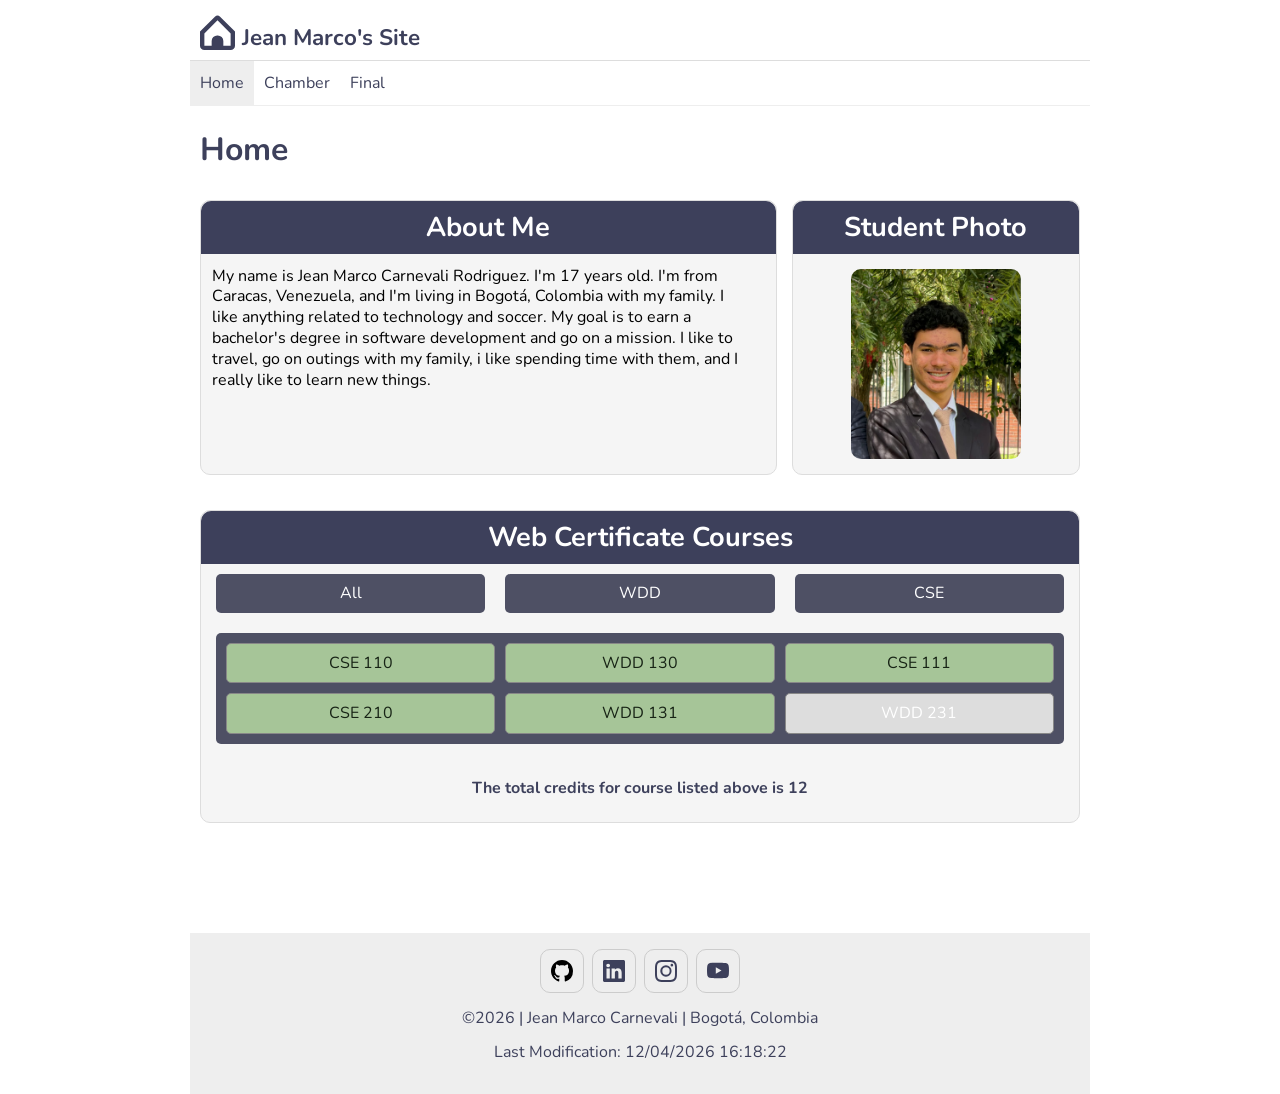
<file: index.html>
<!DOCTYPE html>
<html lang="en">
<head>
    <meta charset="UTF-8">
    <meta name="viewport" content="width=device-width, initial-scale=1.0">
    <meta name="description" content="Jean Marco Carnevali | WDD 231 Web Frontend Development I | Home Page">
    <meta name="author" content="Jean Marco Carnevali">
    <title>WDD 231 - Home Page - Jean Marco Carnevali</title>
    <meta property="og:title" content="Home Page - WDD 231 - Jean Marco Carnevali">
    <meta property="og:description" content="Jean Marco's WDD 231 home page">
    <meta property="og:image" content="https://jean-m-carnevali.github.io/wdd231/images/profile.jpg">
    <meta property="og:url" content="https://jean-m-carnevali.github.io/wdd231">

    <link rel="icon" href="favicon.ico">

    <link rel="preconnect" href="https://fonts.googleapis.com">
    <link rel="preconnect" href="https://fonts.gstatic.com" crossorigin>
    <link href="https://fonts.googleapis.com/css2?family=Nunito&display=swap" rel="stylesheet">

    <link rel="stylesheet" href="styles/normalize.css">
    <link rel="stylesheet" href="styles/small.css">
    <link rel="stylesheet" href="styles/larger.css">

    <script src="scripts/navigation.js" defer></script>
    <script src="scripts/dates.js" defer></script>
    <script src="scripts/courses.js" defer></script>
</head>
<body>
    <header>
        <img src="images/house.svg" alt="Site Logo" width="512" height="512">
        <span>Jean Marco's Site</span>
        <button id="menu" class="hamburger" aria-label="Toggle menu"></button>
    </header>
    <nav id="nav-bar" class="navigation">
        <ul>
            <li class="current"><a href="#" aria-current="page">Home</a></li>
            <li><a href="#">Chamber</a></li>
            <li><a href="#">Final</a></li>
        </ul>
    </nav>
    <main>
        <h1>Home</h1>
        <section class="about-me">
            <h2>About Me</h2>
            <p>My name is Jean Marco Carnevali Rodriguez. I'm 17 years old. I'm from Caracas, Venezuela, and I'm living in Bogotá, Colombia with my family. I like anything related to technology and soccer. My goal is to earn a bachelor's degree in software development and go on a mission. I like to travel, go on outings with my family, i like spending time with them, and I really like to learn new things.</p>
            <p></p>
        </section>

        <section class="profile">
            <h2>Student Photo</h2>
            <img src="images/profile.jpg" alt="Jean Marco Carnevali" width="170" height="185" loading="lazy">
        </section>

        <section class="certificate">
            <h2>Web Certificate Courses</h2>
            <div>
                <button type="button" id="all">All</button>
                <button type="button" id="wdd">WDD</button>
                <button type="button" id="cse">CSE</button>

                
                <button id="course-card" class="course-grid"></button>
                <p class="credits">The total credits for course listed above is <span id="total-credits">0</span></p>
            </div>
        </section>
        <dialog id="course-details"></dialog>
    </main>
    <footer>
        <div class="social">
            <a href="https://github.com/jean-m-carnevali/wdd231" target="_blank"><img src="images/github.svg" alt="Github Profile" width="16" height="16"></a>
            <a href="https://www.linkedin.com/in/jean-marco-carnevali-rodriguez-9670193b9/" target="_blank"><img src="images/linkedin.svg" alt="Linkedin Profile" width="16" height="16"></a>
            <a href="https://www.instagram.com/?hl=es" target="_blank"><img src="images/instagram.svg" alt="Instagram Profile" width="16" height="16"></a>
            <a href="https://www.youtube.com/" target="_blank"><img src="images/youtube.svg" alt="Youtube Channel" width="16" height="16"></a>
        </div>
        <p>©<span id="currentyear"></span> | Jean Marco Carnevali | Bogotá, Colombia</p>
        <p id="lastModified"></p>
    </footer>
</body>
</html>
</file>
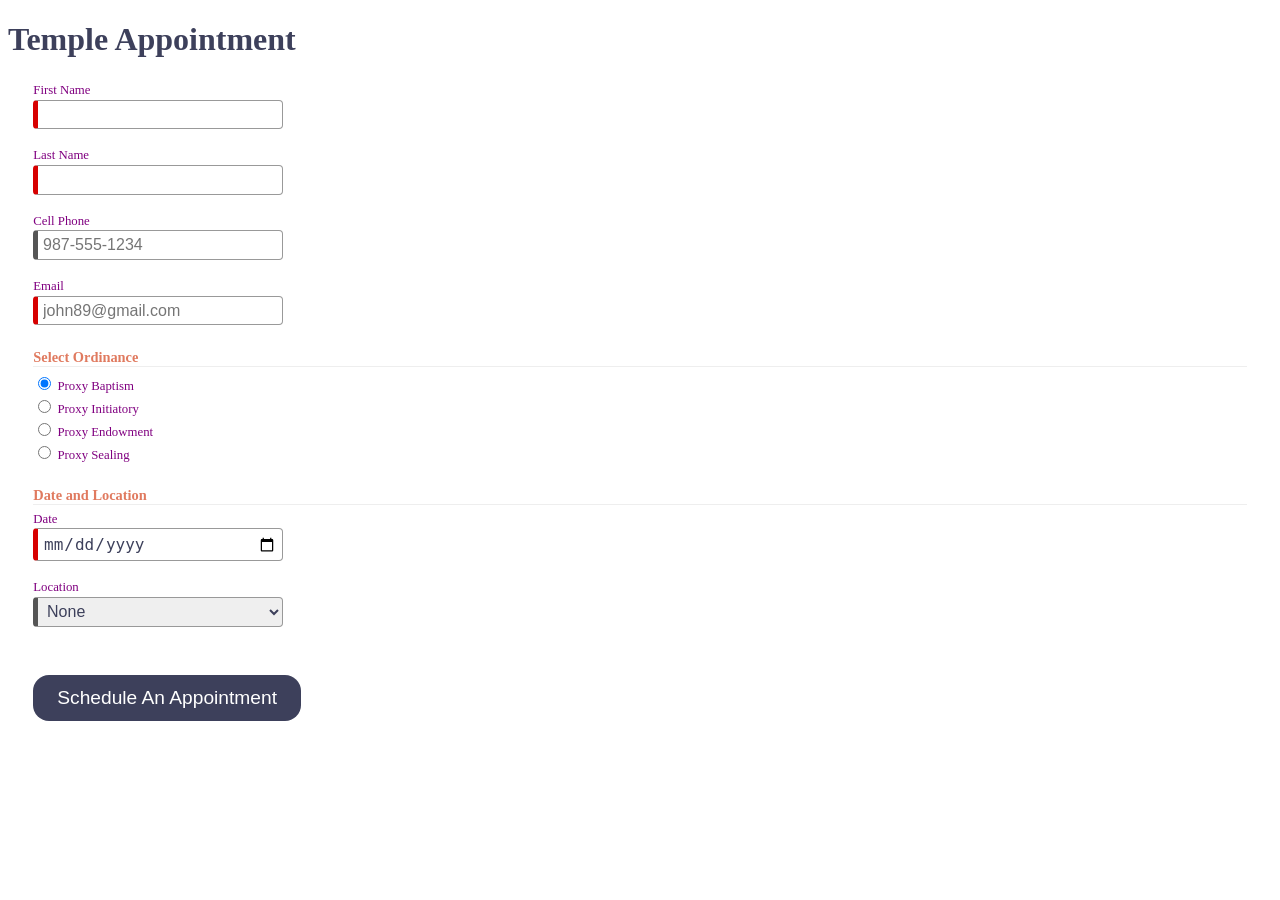
<file: startHere/index.html>
<!DOCTYPE html>
<html lang="en">

<head>
  <meta charset="UTF-8">
  <meta name="viewport" content="width=device-width, initial-scale=1.0">
  <meta name="description" content="Web Lab Start File">
  <meta name="author" content="Paul Cheney">

  <link rel="stylesheet" href="styles/small.css">
  <link rel="stylesheet" href="styles/large.css">

  <title>Web Lab Start File</title>
</head>

<body>

  <main>
    <h1>Temple Appointment</h1>

    <form method="GET" action="thanks.html" class="designOne">
      <label>First Name <input type="text" name="first" required autocomplete="given-name" title="Your First Name"></label>
        <label>Last Name <input type="text" name="last" required autocomplete="family-name" title="Your Last Name"></label>
        <label>Cell Phone <input type="tel" name="phone"  autocomplete="tel" title="A Phone Number with dashes" placeholder="987-555-1234" ></label>
        <label>Email <input type="email" name="email" required placeholder="john89@gmail.com"  title="Your Email" autocomplete="email"></label>
  

        <h3>Select Ordinance</h3>
        <label><input type="radio" name="ordinance" value="Baptism" checked> Proxy Baptism</label>
        <label><input type="radio" name="ordinance" value="Initiatory"> Proxy Initiatory</label>
        <label><input type="radio" name="ordinance" value="Endowment"> Proxy Endowment</label>
        <label><input type="radio" name="ordinance" value="Sealing"> Proxy Sealing</label>

        
        <h3>Date and Location</h3>
        <label>Date <input type="date" name="date" required></label>

        <label>Location
          <select name="location" required>
            <option value="">None</option>
            <option value="Payson">Payson</option>
            <option value="Orem">Orem</option>
            <option value="Provo City Center">Provo City Center</option>
        </label>

        <input type="submit" value="Schedule An Appointment">
    </form>

    
  </main>

</body>
</html>
</file>
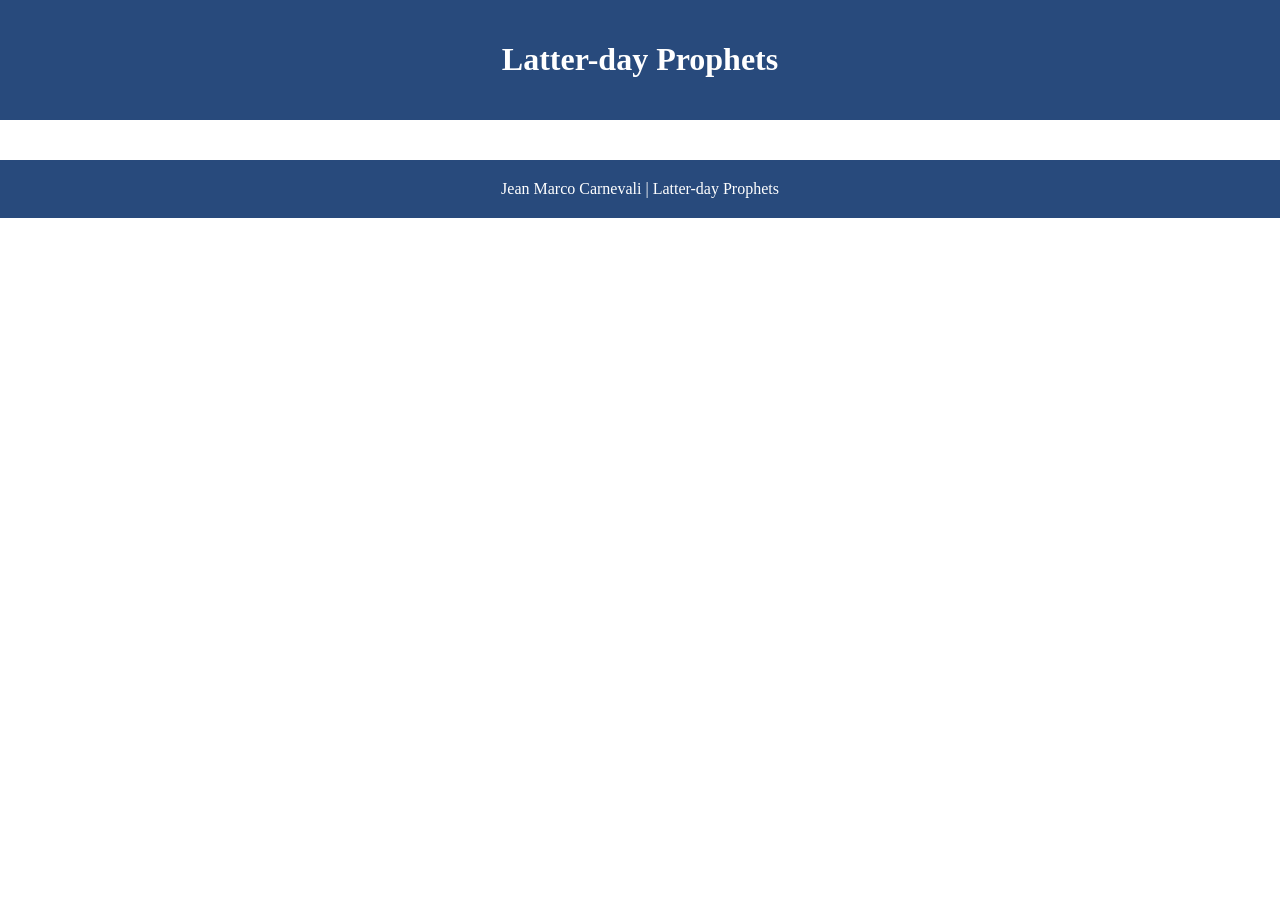
<file: prophets.html>
<!DOCTYPE html>
<html lang="en">
<head>
    <meta charset="UTF-8">
    <meta name="viewport" content="width=device-width, initial-scale=1.0">
    <meta name="description" content="Jean Marco Carnevali | WDD 231 Web Frontend Development I | Latter-day prophets information.">
    <meta name="author" content="Jean Marco Carnevali">
    <title>Latter-day Prophets</title>
    <link rel="stylesheet" href="styles/prophets.css">
    <script src="scripts/prophets.js" defer></script>
</head>
<body>
    <header>
        <h1>Latter-day Prophets</h1>
    </header>
    <main>
        <div id="cards"></div>
    </main>
    <footer>
        Jean Marco Carnevali | Latter-day Prophets
    </footer>
</body>
</html>
</file>
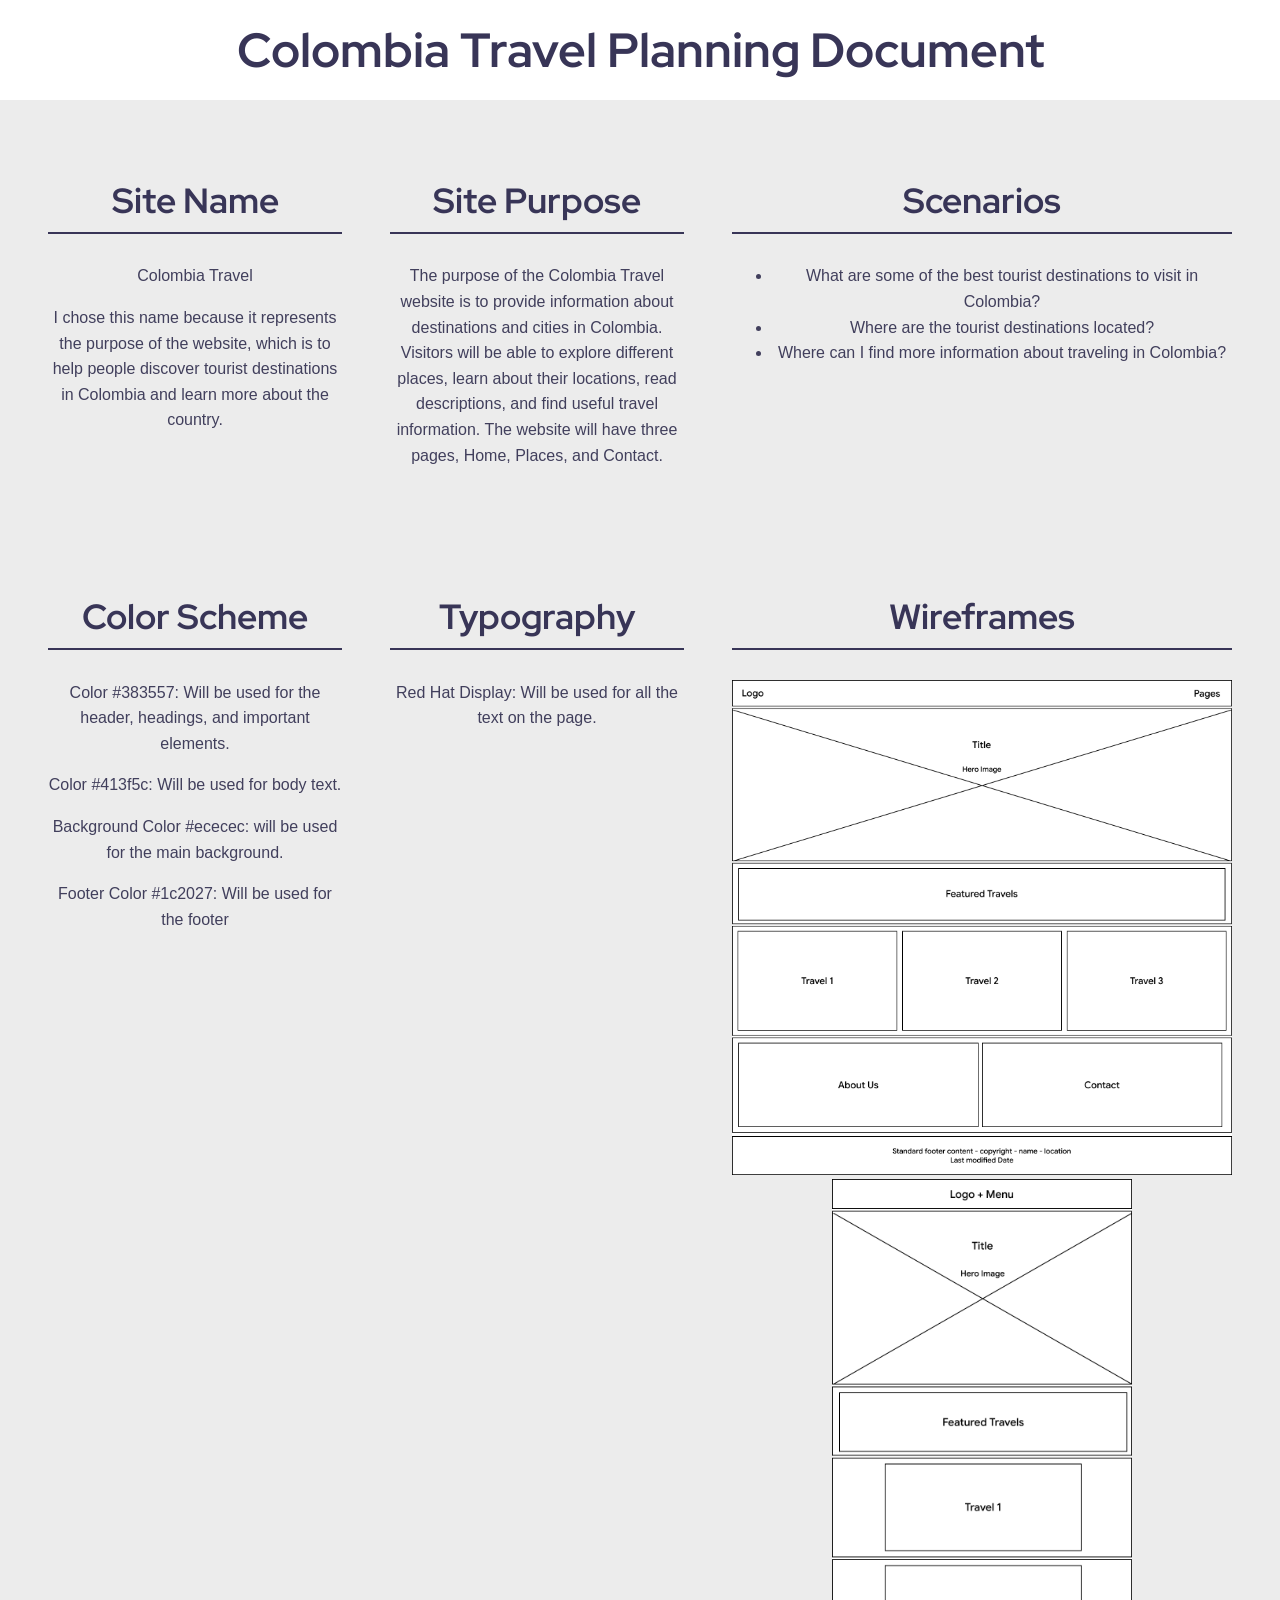
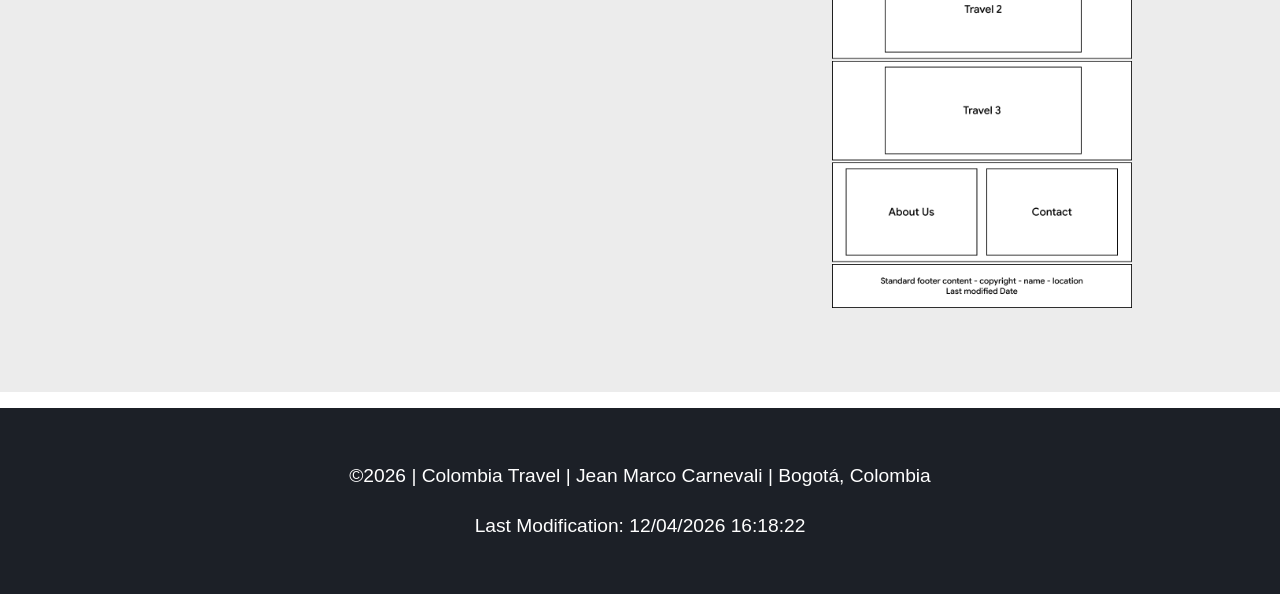
<file: siteplan.html>
<!DOCTYPE html>
<html lang="en">
<head>
    <meta charset="UTF-8">
    <meta name="viewport" content="width=device-width, initial-scale=1.0">
    <meta name="description" content="Jean Marco Carnevali | Colombia Travel Planning Document">
    <meta name="author" content="Jean Marco Carnevali">
    <title>Colombia Travel Site Plan</title>

    <link rel="preconnect" href="https://fonts.googleapis.com">
    <link rel="preconnect" href="https://fonts.gstatic.com" crossorigin>
    <link href="https://fonts.googleapis.com/css2?family=Red+Hat+Display&display=swap" rel="stylesheet">

    <link rel="stylesheet" href="styles/siteplan.css">
    <script src="scripts/dates.js" defer></script>
</head>
<body>
    <header>
        <h1>Colombia Travel Planning Document</h1>
    </header>
    <main>
        <section>
            <h2>Site Name</h2>
            <p>Colombia Travel</p>
            <p>I chose this name because it represents the purpose of the website, which is to help people discover tourist destinations in Colombia and learn more about the country.</p>
        </section>
        <section>
            <h2>Site Purpose</h2>
            <p>The purpose of the Colombia Travel website is to provide information about destinations and cities in Colombia. Visitors will be able to explore different places, learn about their locations, read descriptions, and find useful travel information. The website will have three pages, Home, Places, and Contact.</p>
        </section>
        <section>
            <h2>Scenarios</h2>
            <ul>
                <li>What are some of the best tourist destinations to visit in Colombia?</li>
                <li>Where are the tourist destinations located?</li>
                <li>Where can I find more information about traveling in Colombia?</li>
            </ul>
        </section>
        <section>
            <h2>Color Scheme</h2>
            <p>Color #383557: Will be used for the header, headings, and important elements.</p>
            <p>Color #413f5c: Will be used for body text.</p>
            <p>Background Color #ececec: will be used for the main background.</p>
            <p>Footer Color #1c2027: Will be used for the footer</p>
        </section>
        <section>
            <h2>Typography</h2>
            <p>Red Hat Display: Will be used for all the text on the page.</p>
        </section>
        <section class="wireframes">
            <h2>Wireframes</h2>
            <img class="wireframe" src="images/desktop_wireframe.png" alt="Desktop Wireframe" width="500">
            <img class="wireframe" src="images/mobile_wireframe.png" alt="Mobile Wireframe" width="300">
        </section>
    </main>
    <footer>
        <p>©<span id="currentyear"></span> | Colombia Travel | Jean Marco Carnevali | Bogotá, Colombia</p>
        <p id="lastModified"></p>
    </footer>
</body>
</html>
</file>
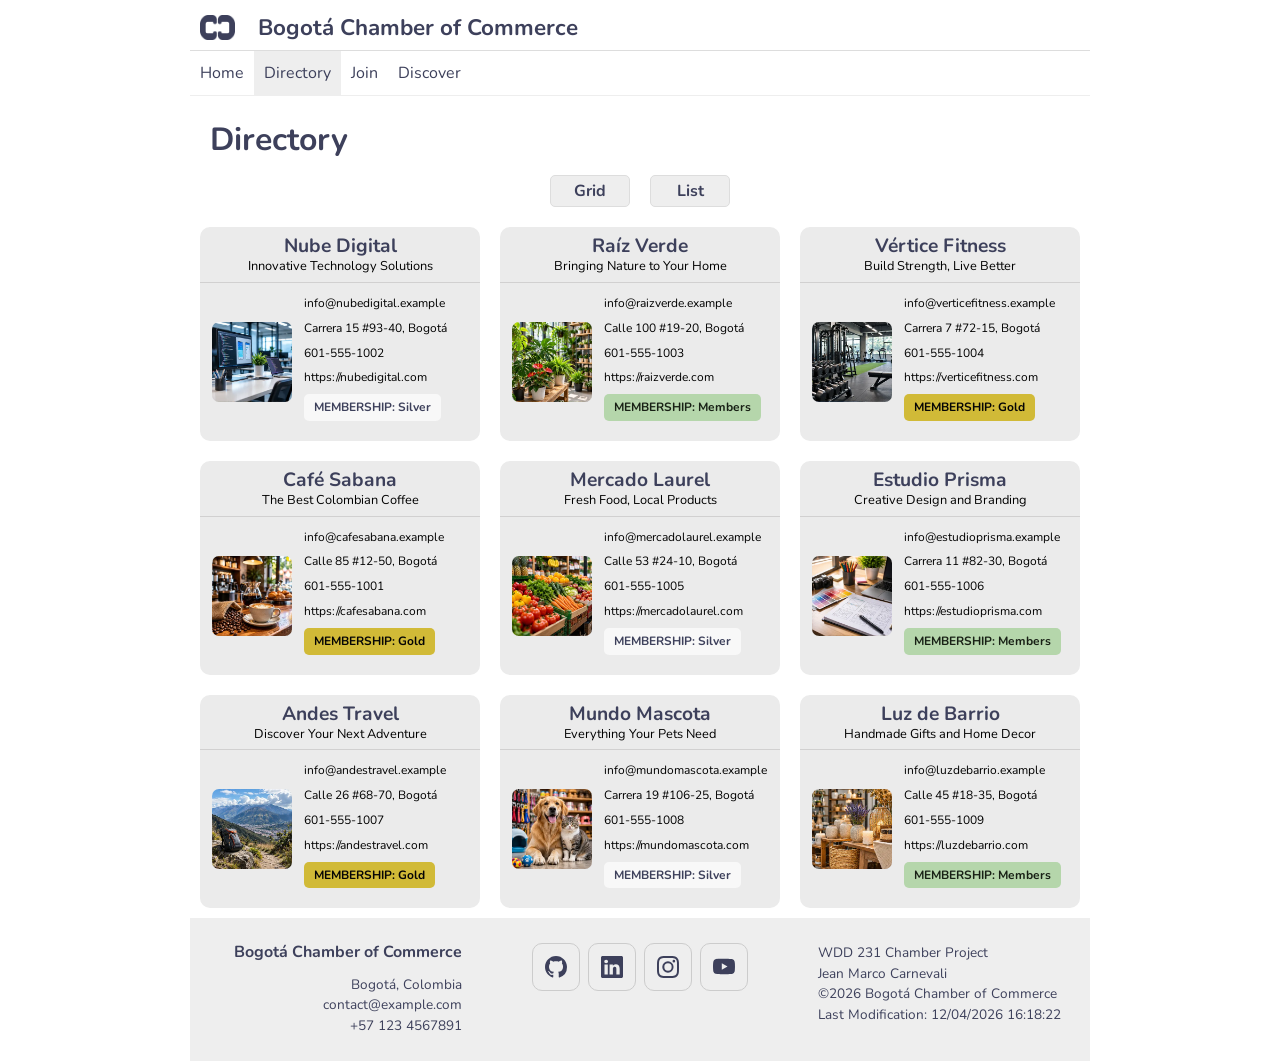
<file: chamber/directory.html>
<!DOCTYPE html>
<html lang="en">
<head>
    <meta charset="UTF-8">
    <meta name="viewport" content="width=device-width, initial-scale=1.0">
    <meta name="description" content="Find local businesses in the Bogotá Chamber of Commerce!">
    <meta name="author" content="Jean Marco Carnevali">
    <title>Bogotá Chamber of Commerce | Discover</title>
    <meta property="og:title" content="Bogotá Chamber of Commerce | Discover">
    <meta property="og:description" content="Find local businesses of the Bogotá Chamber of Commerce">
    <meta property="og:image" content="https://jean-m-carnevali.github.io/wdd231/images/profile.jpg">
    <meta property="og:url" content="https://jean-m-carnevali.github.io/wdd231/chamber/directory.html">

    <link rel="icon" href="../cc-bogota.ico">

    <link rel="preconnect" href="https://fonts.googleapis.com">
    <link rel="preconnect" href="https://fonts.gstatic.com" crossorigin>
    <link href="https://fonts.googleapis.com/css2?family=Nunito&display=swap" rel="stylesheet">

    <link rel="stylesheet" href="styles/normalize.css">
    <link rel="stylesheet" href="styles/small.css">
    <link rel="stylesheet" href="styles/larger.css">

    <script src="scripts/directory.js" defer></script>
    <script src="scripts/navigation.js" defer></script>
    <script src="scripts/dates.js" defer></script>
</head>
<body>
    <header>
        <img src="images/chamber-logo.png" alt="Site Logo" width="512" height="512">
        <span>Bogotá Chamber of Commerce</span>
        <button id="menu" class="hamburger" aria-label="Toggle menu"></button>
    </header>
    <nav id="nav-bar" class="navigation">
        <ul>
            <li><a href="index.html">Home</a></li>
            <li class="current"><a href="directory.html" aria-current="page">Directory</a></li>
            <li><a href="join.html">Join</a></li>
            <li><a href="discover.html">Discover</a></li>
        </ul>
    </nav>
    <main id="main-content" class="page-container">
        <h1>Directory</h1>
        <div class="view-buttons">
            <button id="grid-button">Grid</button>
            <button id="list-button">List</button>
        </div>
        <div id="cards" class="grid"></div>
    </main>
    <footer>
        <div class="footer-contact">
            <h2>Bogotá Chamber of Commerce</h2>
            <p>Bogotá, Colombia</p>
            <p>contact@example.com</p>
            <p>+57 123 4567891</p>
        </div>
        <div class="social">
            <a href="https://github.com/jean-m-carnevali/wdd231" target="_blank"><img src="images/github.svg" alt="Github Profile" width="16" height="16"></a>
            <a href="https://www.linkedin.com/in/jean-marco-carnevali-rodriguez-9670193b9/" target="_blank"><img src="images/linkedin.svg" alt="Linkedin Profile" width="16" height="16"></a>
            <a href="https://www.instagram.com/?hl=es" target="_blank"><img src="images/instagram.svg" alt="Instagram Profile" width="16" height="16"></a>
            <a href="https://www.youtube.com/" target="_blank"><img src="images/youtube.svg" alt="Youtube Channel" width="16" height="16"></a>
        </div>
        <div class="footer-info">
            <p>WDD 231 Chamber Project</p>
            <p>Jean Marco Carnevali</p>
            <p>©<span id="currentyear"></span> Bogotá Chamber of Commerce</p>
            <p id="lastModified"></p>
        </div>
    </footer>
</body>
</html>
</file>
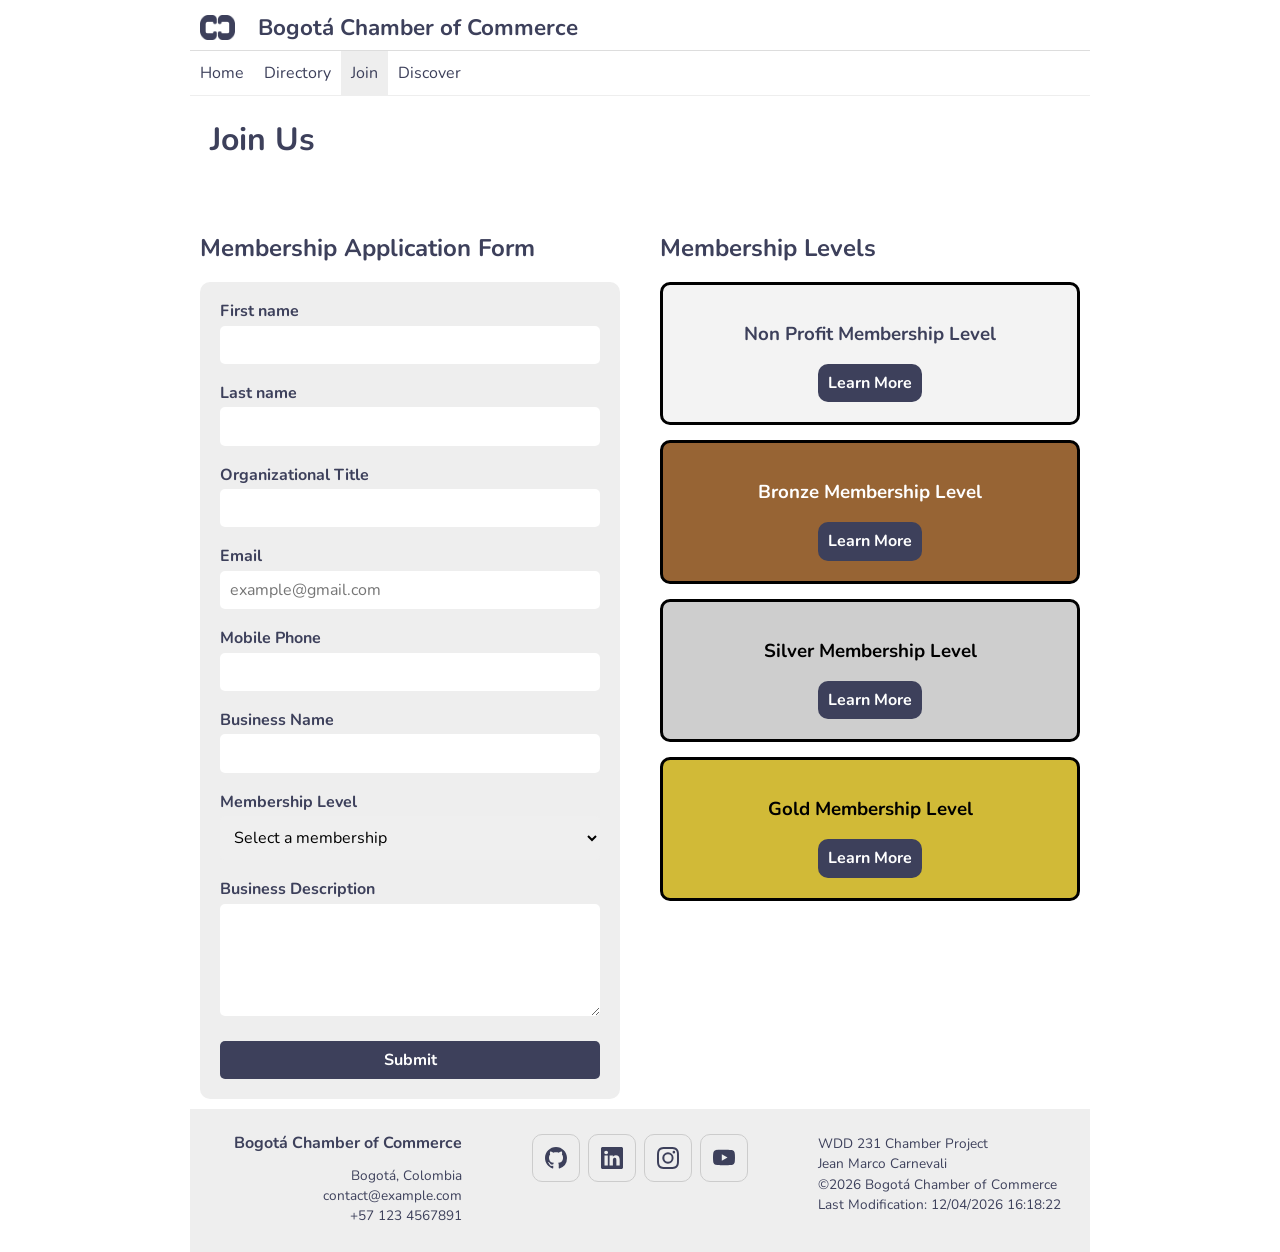
<file: chamber/join.html>
<!DOCTYPE html>
<html lang="en">
<head>
    <meta charset="UTF-8">
    <meta name="viewport" content="width=device-width, initial-scale=1.0">
    <meta name="description" content="Join us at the Bogotá Chamber of Commerce and become part of a community of local businesses.">
    <meta name="author" content="Jean Marco Carnevali">
    <title>Bogotá Chamber of Commerce | Join</title>
    <meta property="og:title" content="Bogotá Chamber of Commerce | Join">
    <meta property="og:description" content="Join the Bogotá Chamber of Commerce and discover new opportunities to grow your business.">
    <meta property="og:image" content="https://jean-m-carnevali.github.io/wdd231/images/profile.jpg">
    <meta property="og:url" content="https://jean-m-carnevali.github.io/wdd231/chamber/join.html">

    <link rel="icon" href="../cc-bogota.ico">

    <link rel="preconnect" href="https://fonts.googleapis.com">
    <link rel="preconnect" href="https://fonts.gstatic.com" crossorigin>
    <link href="https://fonts.googleapis.com/css2?family=Nunito&display=swap" rel="stylesheet">

    <link rel="stylesheet" href="styles/normalize.css">
    <link rel="stylesheet" href="styles/small.css">
    <link rel="stylesheet" href="styles/larger.css">

    <script src="scripts/join.js" defer></script>
    <script src="scripts/navigation.js" defer></script>
    <script src="scripts/dates.js" defer></script>
</head>
<body>
    <header>
        <img src="images/chamber-logo.png" alt="Site Logo" width="512" height="512">
        <span>Bogotá Chamber of Commerce</span>
        <button id="menu" class="hamburger" aria-label="Toggle menu"></button>
    </header>
    <nav id="nav-bar" class="navigation">
        <ul>
            <li ><a href="index.html">Home</a></li>
            <li><a href="directory.html">Directory</a></li>
            <li class="current"><a href="join.html" aria-current="page">Join</a></li>
            <li><a href="discover.html">Discover</a></li>
        </ul>
    </nav>
    <main class="join-page">
        <h1>Join Us</h1>
        <section class="application-form">
            <h2>Membership Application Form</h2>

            <form method="get" action="thankyou.html">
                

                <label for="firstname">First name
                    <input type="text" id="firstname" name="firstname" title="Enter your first name" autocomplete="given-name" required>
                </label>
            
                <label for="lastname">Last name
                    <input type="text" id="lastname" name="lastname" title="Enter your last name" autocomplete="family-name" required>
                </label>
            
                <label for="orgtitle">Organizational Title
                    <input type="text" id="orgtitle" name="orgtitle" title="Enter your organization title (at least 7 letters)" autocomplete="organization-title" pattern="[A-Za-z \-]{7,}">
                </label>

                <label for="email">Email
                    <input type="email" id="email" name="email" title="Enter your email" autocomplete="email" placeholder="example@gmail.com" required>
                </label>
            
                <label for="phone">Mobile Phone
                    <input type="tel" id="phone" name="phone" title="Enter your mobile phone" autocomplete="tel" required>
                </label>
            
                <label for="business">Business Name
                    <input type="text" id="business" name="business" title="Enter your business name" autocomplete="organization" required>
                </label>

                <label for="membership">Membership Level
                    <select id="membership" name="membership" title="Select your membership level" required>
                        <option value="" disabled selected>Select a membership</option>
                        <option value="Non Profit">NP Membership</option>
                        <option value="Bronze">Bronze Membership</option>
                        <option value="Silver">Silver Membership</option>
                        <option value="Gold">Gold Membership</option>
                    </select>
                </label>
                <label for="description">Business Description
                    <textarea id="description" name="description" title="Describe your business" rows="5"></textarea>
                </label>

                <input type="hidden" name="timestamp" id="timestamp">
                <input type="submit" class="submit" value="Submit">
            </form>
        </section>
        
        <div class="membership-levels">
            <h2>Membership Levels</h2>
            <div class="np-membership-card">
                <h3>Non Profit Membership Level</h3>
                <a href="#npmodal" class="membership-modal">Learn More</a>
            </div>
            <div class="bz-membership-card">
                <h3>Bronze Membership Level</h3>
                <a href="#bronzemodal" class="membership-modal">Learn More</a>
            </div>
            <div class="sv-membership-card">
                <h3>Silver Membership Level</h3>
                <a href="#silvermodal" class="membership-modal">Learn More</a>
            </div>
            <div class="gd-membership-card">
                <h3>Gold Membership Level</h3>
                <a href="#goldmodal" class="membership-modal">Learn More</a>
            </div>
        </div>

        <dialog id="npmodal">
            <button class="close-button" aria-label="close">✕</button>
            <h2>Non Profit Membership</h2>
            <p>Benefits include:</p>
            <ul>
                <li>You'll get a nice plaque with the mayor's stamp on it</li>
                <li>You get to ride on a float Saint Patty's Day</li>
            </ul>
            <p>COST: Free</p>
        </dialog>
        <dialog id="bronzemodal">
            <button class="close-button" aria-label="close">✕</button>
            <h2>Bronze Membership</h2>
            <p>Benefits include:</p>
            <ul>
                <li>You'll get a bronze plaque with your business name on it.</li>
                <li>You'll receive a free ticket to the city's annual business fair.</li>
            </ul>
            <p>COST: $20</p>
        </dialog>
        <dialog id="silvermodal">
            <button class="close-button" aria-label="close">✕</button>
            <h2>Silver Membership</h2>
            <p>Benefits include:</p>
            <ul>
                <li>You'll get a shiny silver plaque with the mayor's stamp on it.</li>
                <li>You get to attend a private dinner with important business leaders.</li>
                <li>You'll have your business featured in the city's annual magazine.</li>
            </ul>
            <p>COST: $35</p>
        </dialog>
        <dialog id="goldmodal">
            <button class="close-button" aria-label="close">✕</button>
            <h2>Gold Membership</h2>
            <p>Benefits include:</p>
            <ul>
                <li>You'll get a golden plaque signed by the mayor.</li>
                <li>You get to sit in the VIP section during the city's annual parade.</li>
                <li>You'll be invited to an exclusive dinner with the mayor.</li>
            </ul>
            <p>COST: $50</p>
        </dialog>
    </main>
    <footer>
        <div class="footer-contact">
            <h2>Bogotá Chamber of Commerce</h2>
            <p>Bogotá, Colombia</p>
            <p>contact@example.com</p>
            <p>+57 123 4567891</p>
        </div>
        <div class="social">
            <a href="https://github.com/jean-m-carnevali/wdd231" target="_blank"><img src="images/github.svg" alt="Github Profile" width="16" height="16"></a>
            <a href="https://www.linkedin.com/in/jean-marco-carnevali-rodriguez-9670193b9/" target="_blank"><img src="images/linkedin.svg" alt="Linkedin Profile" width="16" height="16"></a>
            <a href="https://www.instagram.com/?hl=es" target="_blank"><img src="images/instagram.svg" alt="Instagram Profile" width="16" height="16"></a>
            <a href="https://www.youtube.com/" target="_blank"><img src="images/youtube.svg" alt="Youtube Channel" width="16" height="16"></a>
        </div>
        <div class="footer-info">
            <p>WDD 231 Chamber Project</p>
            <p>Jean Marco Carnevali</p>
            <p>©<span id="currentyear"></span> Bogotá Chamber of Commerce</p>
            <p id="lastModified"></p>
        </div>
    </footer>
</body>
</html>
</file>
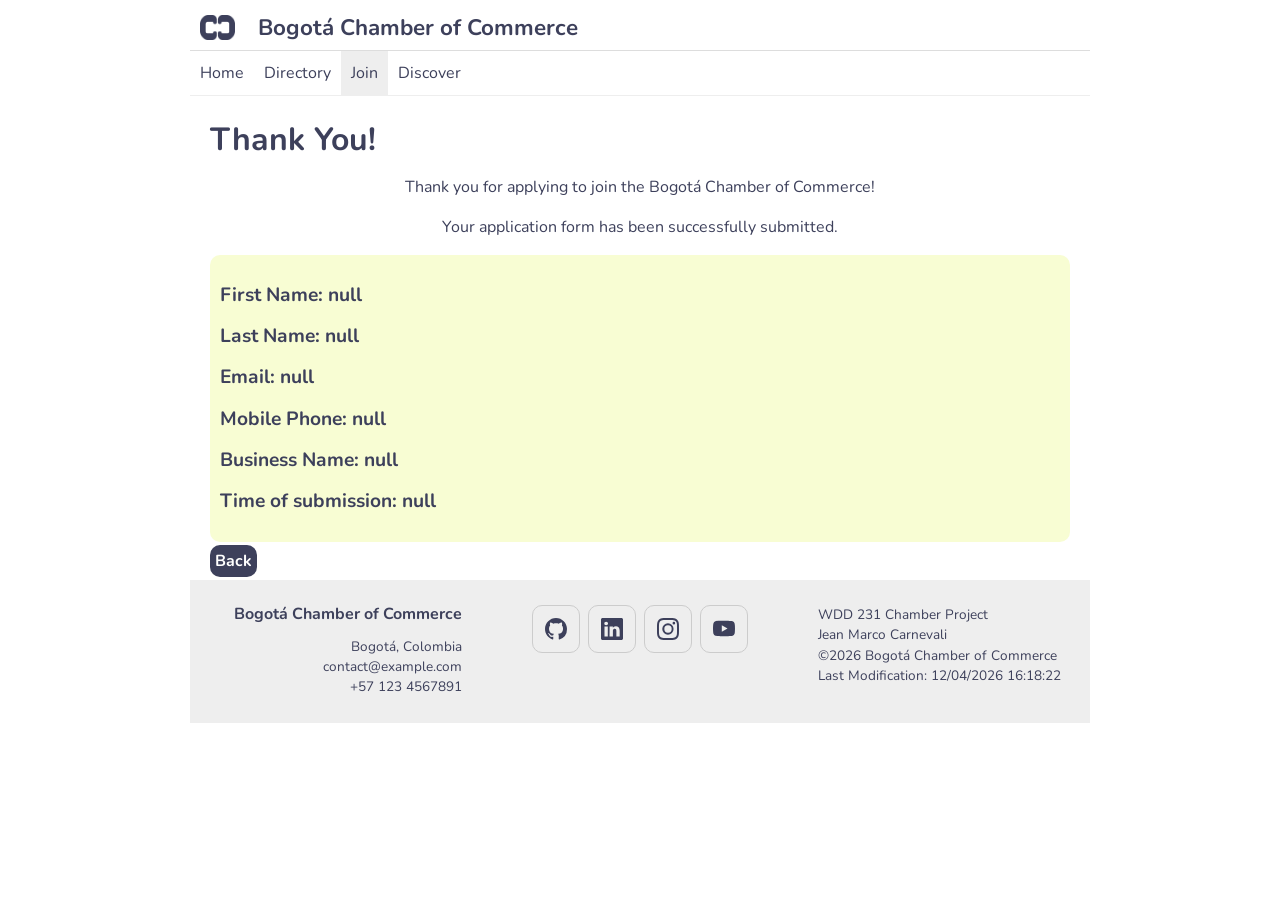
<file: chamber/thankyou.html>
<!DOCTYPE html>
<html lang="en">
<head>
    <meta charset="UTF-8">
    <meta name="viewport" content="width=device-width, initial-scale=1.0">
    <meta name="description" content="Thank you for joining us at the Bogotá Chamber of Commerce">
    <meta name="author" content="Jean Marco Carnevali">
    <title>Bogotá Chamber of Commerce | Thank You</title>
    <meta property="og:title" content="Bogotá Chamber of Commerce | Thank You">
    <meta property="og:description" content="Thank you for joining us at the Bogotá Chamber of Commerce">
    <meta property="og:image" content="https://jean-m-carnevali.github.io/wdd231/images/profile.jpg">
    <meta property="og:url" content="https://jean-m-carnevali.github.io/wdd231/chamber/thankyou.html">

    <link rel="icon" href="../cc-bogota.ico">

    <link rel="preconnect" href="https://fonts.googleapis.com">
    <link rel="preconnect" href="https://fonts.gstatic.com" crossorigin>
    <link href="https://fonts.googleapis.com/css2?family=Nunito&display=swap" rel="stylesheet">

    <link rel="stylesheet" href="styles/normalize.css">
    <link rel="stylesheet" href="styles/small.css">
    <link rel="stylesheet" href="styles/larger.css">

    <script src="scripts/thankyou.js" defer></script>
    <script src="scripts/navigation.js" defer></script>
    <script src="scripts/dates.js" defer></script>
</head>
<body>
    <header>
        <img src="images/chamber-logo.png" alt="Site Logo" width="512" height="512">
        <span>Bogotá Chamber of Commerce</span>
        <button id="menu" class="hamburger" aria-label="Toggle menu"></button>
    </header>
    <nav id="nav-bar" class="navigation">
        <ul>
            <li ><a href="index.html">Home</a></li>
            <li><a href="directory.html">Directory</a></li>
            <li class="current"><a href="join.html">Join</a></li>
            <li><a href="discover.html">Discover</a></li>
        </ul>
    </nav>
    <main class="thankyou">
        <h1>Thank You!</h1>
        <div class="tytext">
            <p>Thank you for applying to join the Bogotá Chamber of Commerce!</p>
            <p>Your application form has been successfully submitted.</p>
        </div>
        <div id="results"></div>
        <a href="join.html" class="back">Back</a>
    </main>
    <footer>
        <div class="footer-contact">
            <h2>Bogotá Chamber of Commerce</h2>
            <p>Bogotá, Colombia</p>
            <p>contact@example.com</p>
            <p>+57 123 4567891</p>
        </div>
        <div class="social">
            <a href="https://github.com/jean-m-carnevali/wdd231" target="_blank"><img src="images/github.svg" alt="Github Profile" width="16" height="16"></a>
            <a href="https://www.linkedin.com/in/jean-marco-carnevali-rodriguez-9670193b9/" target="_blank"><img src="images/linkedin.svg" alt="Linkedin Profile" width="16" height="16"></a>
            <a href="https://www.instagram.com/?hl=es" target="_blank"><img src="images/instagram.svg" alt="Instagram Profile" width="16" height="16"></a>
            <a href="https://www.youtube.com/" target="_blank"><img src="images/youtube.svg" alt="Youtube Channel" width="16" height="16"></a>
        </div>
        <div class="footer-info">
            <p>WDD 231 Chamber Project</p>
            <p>Jean Marco Carnevali</p>
            <p>©<span id="currentyear"></span> Bogotá Chamber of Commerce</p>
            <p id="lastModified"></p>
        </div>
    </footer>
</body>
</html>
</file>
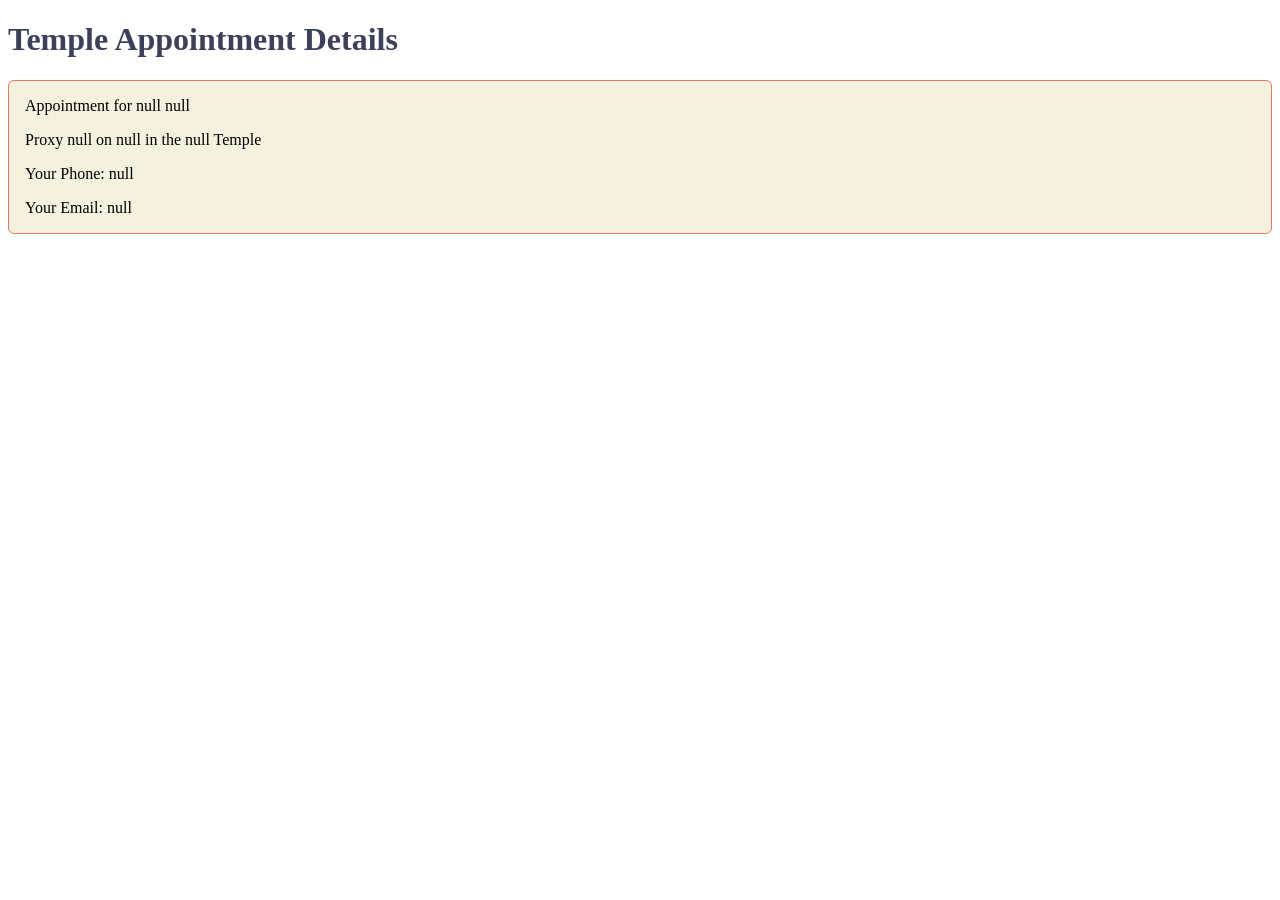
<file: startHere/thanks.html>
<!DOCTYPE html>
<html lang="en">

<head>
  <meta charset="UTF-8">
  <meta name="viewport" content="width=device-width, initial-scale=1.0">
  <meta name="description" content="Web Lab Start File">
  <meta name="author" content="Paul Cheney">

  <link rel="stylesheet" href="styles/small.css">
  <link rel="stylesheet" href="styles/large.css">

  <title>Web Lab Start File</title>
</head>

<body>

  <main>
    <h1>Temple Appointment Details</h1>

    <div id="results"></div>

  </main>



  <script src="js/scripts.js"></script>
</body>
</html>
</file>
<file: styles/small.css>
* {
  box-sizing: border-box;
  font-family: "Nunito", sans-serif;
}

header {
  display: grid;
  grid-template-columns: 50px auto 44px;
  padding: 5px 0 5px 10px;
  align-items: end;
  border-bottom: solid 1px #ddd;
  column-gap: 8px;
}

header img {
  display: block;
  margin-top: 10px;
  width: 35px;
  height: auto;
  padding-bottom: 5px;
}

header span {
  font-size: 1.5rem;
  color: #3D405B;
  padding-bottom: 4px;
  font-weight: bold;
}

.hamburger {
  background: none;
  border: none;
  font-size: 2rem;
  color: #3D405B;
  cursor: pointer;
  font-family: "Nunito", sans-serif;
}

.hamburger::before {
  content: "\2630";
}

.hamburger.show::before {
  content: "\00D7";
}

.navigation {
  display: none;
}

.navigation.show {
  display: block;
}

.navigation ul {
  list-style-type: none;
  margin: 0;
  padding: 0;
}

.navigation a {
  display: block;
  padding: .8rem 10px;
  color: #3D405B;
  text-decoration: none;
  border-bottom: solid 1px #ddd;
}

.navigation li.current {
  background-color: #eee;
}

.navigation a:hover {
  background-color: #9fb7ff;
}

h1 {
  margin: 1rem 10px;
  color: #3D405B;
}

footer {
  background-color: #eee;
  padding: 1rem 10px;
  text-align: center;
  color: #3D405B;
}

.social {
  display: flex;
  justify-content: center;
  column-gap: 8px;
}

.social a {
  display: flex;
  justify-content: center;
  align-items: center;
  width: 44px;
  height: 44px;
  border:  #ccc solid 1px;
  border-radius: 10px;
}

.social img {
  width: 22px;
  height: 22px;
}

.social a:hover {
  background-color: #ddd;
}

main {
  padding: 10px;
}

.about-me {
  border: 1px solid #ddd;
  background-color: #f5f5f5;
  border-radius: 10px;
  margin-bottom: 20px;
}

.about-me h2 {
  background-color:#3D405B;
  color: #fff;
  text-align: center;
  margin: 0;
  padding: 0.7rem;
  border-top-left-radius: 10px;
  border-top-right-radius: 10px;
  font-size: 1.5rem;
}

.about-me p {
  line-height: 1.3;
  margin: .7rem;
  padding-right: 1rem;
}

.profile {
  border: 1px solid #ddd;
  background-color: #f5f5f5;
  border-radius: 10px;
  margin-bottom: 20px;
}

.profile h2 {
  background-color:#3D405B;
  color: #fff;
  text-align: center;
  margin: 0;
  padding: 0.7rem;
  border-top-left-radius: 10px;
  border-top-right-radius: 10px;
  font-size: 1.5rem;
}

.profile img {
  display: block;
  width: 170px;
  max-width: 90%;
  height: auto;
  margin: 15px auto;
  object-fit: cover;
  border-radius: 10px;
}

.certificate {
  border: 1px solid #ddd;
  background-color: #f5f5f5;
  border-radius: 10px;
}

.certificate h2 {
  background-color:#3D405B;
  color: #fff;
  text-align: center;
  margin: 0;
  padding: 0.7rem;
  border-top-left-radius: 10px;
  border-top-right-radius: 10px;
  font-size: 1.5rem;
}

.certificate button {
  width: 100%;
  min-width: 0;
  padding: 10px;
  background-color: #4e5064;
  color: #fff;
  border: none;
  border-radius: 5px;
  cursor: pointer;
}

.certificate button:hover {
  background-color: #b3b5cf;
  font-weight: bold;
  color: #3D405B;
}

.certificate > div {
  display: grid;
  grid-template-columns: repeat(3, 1fr);
  padding: 10px 15px;
  gap: 10px;
  width: 100%;
}

.credits {
  grid-column: 1 / -1;
  text-align: center;
  margin: 15px;
  font-weight: bold;
  color: #3D405B;
}

.course-grid {
  grid-column: 1 / -1;
  display: grid;
  grid-template-columns: 1fr;
  gap: 10px;

}

.course-grid > * {
  background-color: #ddd;
  padding: 10px;
  text-align: center;
  border: 1px solid #888;
  border-radius: 5px;
}

.course-grid .completed {
  background-color: #a6c598;
  color: #172315;
}

dialog {
  border: 1px solid rgb(0 0 0 / 10%);
  border-radius: .25rem;
  padding: 1rem;
  background-color: #fff;
  box-shadow: 0 0 3rem #777;
  width: 90%;
  max-width: 600px;
}

dialog::backdrop {
  background-color: rgb(0 0 0 / 50%);
}

dialog button {
  position: absolute;
  top: 23px;
  right: 23px;
  padding: .5rem 1rem;
  border: 1px solid rgb(0 0 0 / 10%);
}
</file>
<file: styles/larger.css>
@media only screen and (min-width: 38rem) {

    header, main, nav, footer {
        max-width: 900px;
        margin: 0 auto;
    }

    header {
        grid-template-columns: 24px auto;
    }

    header span {
        font-size: 1.4rem;
        padding-top: 10px;
        padding-left: 10px;
    }

    main {
        display: grid;
        grid-template-columns: 2fr 1fr;
        gap: 15px;
    }

    main h1, .certificate {
        grid-column: 1 / -1;
        margin-left: 0;
    }
    
    .hamburger {
        display: none;
    }

    .navigation {
        display: block;
        border-bottom: solid 1px #eee;
    }

    .navigation ul {
        display: flex;
    }

    .navigation a {
        border: none;
    }

    .about-me {
        border: 1px solid #ddd;
        background-color: #f5f5f5;
        border-radius: 10px;
    }

    .about-me h2 {
        background-color:#3D405B;
        color: #fff;
        text-align: center;
        margin: 0;
        padding: 0.7rem;
        border-top-left-radius: 10px;
        border-top-right-radius: 10px;
        font-size: 1.7rem;
    }

    .profile {
        border: 1px solid #ddd;
        background-color: #f5f5f5;
        border-radius: 10px;
    }

    .profile h2 {
        background-color:#3D405B;
        color: #fff;
        text-align: center;
        margin: 0;
        padding: 0.7rem;
        border-top-left-radius: 10px;
        border-top-right-radius: 10px;
        font-size: 1.7rem;
    }

    .profile img {
        display: block;
        width: 170px;
        max-width: 90%;
        height: auto;
        margin: 15px auto;
        object-fit: cover;
        border-radius: 10px;
    }

    .certificate {
        border: 1px solid #ddd;
        background-color: #f5f5f5;
        border-radius: 10px;
    }

    .certificate h2 {
        background-color:#3D405B;
        color: #fff;
        text-align: center;
        margin: 0;
        padding: 0.7rem;
        border-top-left-radius: 10px;
        border-top-right-radius: 10px;
        font-size: 1.7rem;
    }

    .certificate > div {
        display: grid;
        grid-template-columns: repeat(3, 1fr);
        padding: 10px 15px;
        gap: 20px;
    }

    .certificate button {
        width: 100%;
        max-width: 900px;
        margin: 0 auto;
        padding: 10px;
        background-color: #4e5064;
        color: #fff;
        border: none;
        border-radius: 5px;
        cursor: pointer;
    }

    .certificate button:hover {
        background-color: #b3b5cf;
        font-weight: bold;
        color: #3D405B;
    }

    footer {
        margin-top: 100px;
        text-align: center;
    }

    .course-grid {
        grid-template-columns: repeat(3, 1fr);
    }

}
</file>
<file: startHere/styles/small.css>
*{box-sizing: border-box;}
html {
  -webkit-text-size-adjust: 100%; 
  -ms-text-size-adjust: 100%;
}

h1 {
  color: #3D405B;
}

form {
    margin: 1rem 2%;
  
    label {
      display: block;
      font-size: .8rem;
      color: purple;
      padding-top: .2rem;
    }
    h3 {
      font-size: .9rem;
      color: #E07A5F;
      margin: 1.5rem 0 .2rem 0;
      border-bottom: 1px solid #eee;
    }
  
    input[type=text],
    input[type=tel],
    input[type=date],
    input[type=email],
    select {
      display: block;
      margin: .1rem 0 1rem 0 ;
      padding: .3rem;
      border: 1px solid #999;
      border-radius: 4px;
      border-left-width: 5px;
      border-left-color:#555;
      font-size: 1rem;
      color: #3D405B;
      width: 250px;
    }
  
    input:required {border-left-color: #d70000;}
    input:focus {border-left-color: black; outline:none;}
    input:required:valid{border-left-color: green;}
  
    input[type=submit] {
      border: none;
      text-align: center;
      background-color: #3D405B;
      color: white;
      border-radius: 1rem;
      padding: .75rem 1.5rem;
      margin: 2rem 0;
      font-size: 1.2rem;
      -webkit-appearance: none;
      appearance: none;
    }
  }
  input:-webkit-autofill{
    -webkit-text-fill-color: #3D405B;
  }
  
  #results {
    background-color: #F4F1DE;
    padding: 0 1rem;
    border: 1px solid #E07A5F;
    border-radius: 6px;
  }
</file>
<file: startHere/styles/large.css>
@media only screen and (min-width: 38rem) {


} /*end media query*/
</file>
<file: styles/prophets.css>
* {
    box-sizing: border-box;
}

body {
    margin: 0;
    background-color: #fff;
}

header {
    background-color: #284a7c;
    color: white;
    text-align: center;
    padding: 20px;
}

main {
    max-width: 1200px;
    margin: 0 auto;
    padding: 20px;
}

#cards {
    display: grid;
    grid-template-columns: repeat(auto-fit, minmax(250px, 1fr));
    gap: 20px;
}

#cards section {
    background-color: #c1c5ce;
    border: 1px solid #c1cbdf;
    border-radius: 10px;
    padding: 20px;
    text-align: center;
}

#cards h2 {
    color: #284a7c;
    font-size: 1.4rem;
}

#cards p {
    font-size: 0.9rem;
}

#cards img {
    width: 100%;
    max-width: 340px;
    height: auto;
    border-radius: 10px;
}

footer {
    background-color: #284a7c;
    color: #fff;
    text-align: center;
    padding: 20px;
}
</file>
<file: styles/siteplan.css>
* {
    box-sizing: border-box;
}

body {
    margin: 0;
    color: #413f5c;
    font-family: "Lato", sans-serif;
    background-color: #fff;
}

header {
    background-color: #fff;
    color: #383557;
    min-height: 100px;
    display: flex;
    align-items: center;
    justify-content: center;
    position: relative;
}

header h1 {
    font-family: "Red Hat Display", sans-serif;
    font-size: 3rem;
    margin: 0;
}

header img {
    width: 110px;
    height: auto;
    position: absolute;
    left: 2rem;
}

main {
    max-width: 10000px;
    margin: 0 auto;
    padding: 1.5rem;
    background-color: #ececec;
}

section {
    padding: 1.5rem;
    margin-bottom: 2rem;
    border-radius: 8px;
    text-align: center;
}

h1, h2, h3 {
	text-align: center;
    font-weight: bold;
    font-family: "Red Hat Display", sans-serif;
}

h2 {
    color: #383557;
    border-bottom: 2px solid;
    padding-bottom: 0.5rem;
}

h3 {
    color: #383557;
}

p, li {
    line-height: 1.6;
}

.wireframe h2 {
    font-family: "Red Hat Display", sans-serif;
    color: #383557;
    margin-bottom: 1rem;
}


footer {
    background-color: #1c2027;
    color: #fff;
    text-align: center;
    padding: 2.1rem;
    margin-top: 1rem;
    font-size: 1.2rem;
}

@media screen and (min-width: 650px) {

    main {
        grid-template-columns: repeat(3, 1fr);
        display: grid;
    }

    .logo {
        height: auto;
        width: 10rem;
        display: block;
    }
    
    h2 {
		grid-column: 1 / -1;
        font-size: 2.2rem;
        font-weight: bold;
        text-align: center;
    }

    .wireframes {
        grid-template-columns: 1fr;
    }
}
</file>
<file: chamber/styles/small.css>
* {
  box-sizing: border-box;
  font-family: "Nunito", sans-serif;
}

header {
  display: grid;
  grid-template-columns: 40px minmax(0, 1fr) 44px;
  padding: 5px 0 5px 10px;
  align-items: end;
  border-bottom: solid 1px #ddd;
  column-gap: 8px;
}

header img {
  display: block;
  margin-top: 10px;
  width: 35px;
  height: auto;
  padding-bottom: 5px;
}

header span {
  font-size: 1.5rem;
  color: #3D405B;
  padding-bottom: 4px;
  font-weight: bold;
  min-width: 0;
  overflow-wrap: anywhere;
}

.hamburger {
  background: none;
  border: none;
  font-size: 2rem;
  color: #3D405B;
  cursor: pointer;
  font-family: "Nunito", sans-serif;
}

.hamburger::before {
  content: "\2630";
}

.hamburger.show::before {
  content: "\00D7";
}

.navigation {
  display: none;
}

.navigation.show {
  display: block;
}

.navigation ul {
  list-style-type: none;
  margin: 0;
  padding: 0;
}

.navigation a {
  display: block;
  padding: .8rem 10px;
  color: #3D405B;
  text-decoration: none;
  border-bottom: solid 1px #ddd;
}

.navigation li.current {
  background-color: #eee;
}

.navigation a:hover {
  background-color: #9fb7ff;
}

h1 {
  margin: 1rem 10px;
  color: #3D405B;
}

footer {
  background-color: #eee;
  padding: 20px;
  text-align: center;
  color: #3D405B;
  display: grid;
  grid-template-columns: 1fr;
  gap: 20px;
}

.footer-contact h2 {
  font-size: 1rem;
  margin-top: 0;
}

.footer-contact p, .footer-info p {
  margin: 0;
  font-size: 0.85rem;
  line-height: 1.5;
}

.social {
  display: flex;
  justify-content: center;
  column-gap: 8px;
}

.social a {
  display: flex;
  justify-content: center;
  align-items: center;
  width: 48px;
  height: 48px;
  border:  #ccc solid 1px;
  border-radius: 10px;
}

.social img {
  width: 22px;
  height: 22px;
}

.social a:hover {
  background-color: #ddd;
}

main {
  padding: 10px;
}

.view-buttons {
  display: flex;
  justify-content: center;
  gap: 20px;
  margin-bottom: 20px;
}

.view-buttons button {
  width: 80px;
  padding: 6px 12px;
  background-color: #eee;
  border: 1px solid #dddddd;
  border-radius: 5px;
  color: #3D405B;
  font-weight: bold;
  cursor: pointer;
}

#cards {
  display: grid;
  gap: 20px;
  grid-template-columns: minmax(0, 1fr);
}

#cards.grid {
  display: grid;
  justify-content: center;
  grid-template-columns: minmax(0, 1fr);
  gap: 20px;
}

.business-card {
  background-color: #ebebeb;
  border-radius: 10px;
  overflow: hidden;
  min-width: 0;
}

.business-info {
  text-align: center;
  padding: 8px;
  border-bottom: 1px solid #d1d0d0;
}

.business-info h2 {
  margin: 0;
  font-size: 1.2rem;
  color: #3D405B;
}

.business-info p {
  margin: 2px 0 0;
  font-size: 0.8rem;
}

.card-info {
  display: grid;
  grid-template-columns: 80px minmax(0, 1fr);
  padding: 12px;
  gap: 12px;
  align-items: center;
}

.card-info img {
  height: 80px;
  width: 80px;
  object-fit: contain;
  border-radius: 7px;
}

.card-details {
  min-width: 0;
}

.card-details p {
  margin: 0 0 8px;
  font-size: 0.75rem;
  line-height: 1.4;
}

.view-buttons button.active {
  background-color: #3D405B;
  color: #fff;
}

.view-buttons button:hover {
  background-color: #60648a;
  color: #fff;
}

#cards.list {
  grid-template-columns: minmax(0, 1fr);
  gap: 0;
}

#cards.list .business-card {
  display: grid;
  grid-template-columns: minmax(0, 1fr);
  gap: 4px;
  padding: 10px 12px;
  border-radius: 0;
  box-shadow: none;
  background-color: #fff;
}

#cards.list .business-card:nth-child(odd) {
  background-color: #60648a;
  color: #fff;
}

#cards.list .business-card:nth-child(even) {
  background-color: #eeeeee;
}

#cards.list .business-card:nth-child(odd) .business-info h2 {
  color: #fff;
}

#cards.list .business-info, #cards.list .card-info, #cards.list .business-email {
  display: contents;
}

#cards.list .business-info p, #cards.list .card-info img, #cards.list .business-email {
  display: none;
}

#cards.list .business-info h2 {
  font-size: 1rem;
  font-weight: bold;
  text-align: left;
  margin: 0;
  padding: 0;
  color: #3D405B;
}

#cards.list .business-address, #cards.list .business-phone, #cards.list .business-website {
  display: block;
  margin: 0;
  font-size: 0.95rem;
  line-height: 1.5;
}

.membership {
  display: inline-block;
  color: #fff;
  padding: 5px 10px;
  border-radius: 5px;
  font-weight: bold;
  font-size: 0.75rem;
}

.membership-1 {
  background-color: #b5d6ab;
  color: #182015;
}

.membership-2 {
  background-color: #f8f8f8;
  color: #3D405B;
}

.membership-3 {
  background-color: #d1ba37;
  color: #050505;
}

.chamber-home {
  max-width: 900px;
  margin: 0 auto;
  padding: 10px;
}

.hero {
  position: relative;
  width: 100%;
  overflow: hidden;
  border-radius: 8px;
}

.hero img {
  display: block;
  width: 100%;
  height: 300px;
  object-fit: cover;
}

.hero-content {
  position: absolute;
  top: 0;
  text-align: center;
  left: 0;
  padding: 3.5rem;
  width: 100%;
  color: #fff;
  background: linear-gradient(rgba(0, 0, 0, 0.80),rgba(0, 0, 0, 0.40),transparent);
}

.hero-content h1, .hero-content h2 {
  color: #fff;
  font-size: 1.4rem;
  margin: 8px;
}

.join-button {
  background-color: #3D405B;
  color: #fff;
  padding: 10px 16px;
  border-radius: 5px;
  text-decoration: none;
  font-weight: bold;
}

.join-button:hover {
  background-color: #60648a;
  color: #fff;
}

.info {
  display: grid;
  grid-template-columns: 1fr;
  gap: 15px;
  margin-top: 20px;
}

.events {
  background-color: #eee;
  border-radius: 8px;
  overflow: hidden;
}

.weather {
  background-color: #eee;
  border-radius: 8px;
  overflow: hidden;
}

.events h2,
.weather h2,
.home-spotlights h2 {
  background-color: #3D405B;
  color: #fff;
  padding: 12px;
  margin: 0;
  font-size: 1.2rem;
  border-top-left-radius: 8px;
  border-top-right-radius: 8px;
}

.event {
  padding: 15px;
  border-bottom: 1px solid #ccc;
}

.event:last-child {
  border-bottom: none;
}

.event h3 {
  color: #3D405B;
  margin: 0 0 8px;
  font-size: 1.1rem;
}

.event p {
  font-size: 0.9rem;
  line-height: 1.5;
  margin: 5px 0;
}

.current-weather {
  display: flex;
  justify-content: center;
  align-items: center;
  gap: 15px;
  padding: 20px;
}

.current-weather img {
  width: 70px;
  height: 70px;
  object-fit: contain;
  background-color: #60648a;
  border-radius: 10px;
}

.current-weather p {
  font-weight: bold;
  color: #3D405B;
}

.temperature {
  font-size: 1.8rem;
  font-weight: bold;
  color: #3D405B;
}

.temperature p {
  font-size: 0.9rem;
  font-weight: normal;
  margin-top: 5px;
}

.weather h3 {
  text-align: center;
  color: #3D405B;
  margin: 10px;
}

.forecast-list {
  text-align: center;
  font-weight: bold;
  color: #fff;
  background-color: #4f5272;
  width: 50%;
  padding: 5px;
  border-radius: 10px;
  margin: 0 auto;
}

.home-spotlights {
  margin-top: 20px;
  border-radius: 8px;
}

.spotlights-container {
  display: grid;
  grid-template-columns: 1fr;
  gap: 15px;
  margin-top: 15px;
}

.spotlights-container .business-website {
  font-size: 0.7rem;
  text-align: left;
}

.join-page {
  display: grid;
  grid-template-columns: 1fr;
}

.join-page form {
  display: flex;
  flex-direction: column;
  gap: 20px;
  background-color: #eee;
  padding: 20px;
  border-radius: 10px;
}

.join-page label {
  display: block;
  font-weight: bold;
  color: #3D405B;
}

.join-page input:not([type="hidden"]), .join-page select, .join-page textarea {
  display: block;
  width: 100%;
  padding: 10px;
  margin-top: 5px;
  border: none;
  border-radius: 5px;
}

.join-page input[type="submit"] {
  background-color: #3D405B;
  color: #fff;
  border: none;
  cursor: pointer;
  font-weight: bold;
}

.join-page input[type="submit"]:hover {
  background-color: #60648a;
}

.application-form h2, .membership-levels h2 {
  color: #3D405B;
  font-weight: bold;
}

.np-membership-card, .bz-membership-card, .sv-membership-card, .gd-membership-card {
  padding: 20px;
  border: #000 solid;
  margin-bottom: 15px;
  border-radius: 10px;
  text-align: center;
  animation: fadeIn 1s ease-in both;
}

.np-membership-card {
  background-color: #f3f3f3;
  color: #3D405B;
}

.bz-membership-card {
  background-color: #976434;
  color: #fff;
}

.sv-membership-card {
  background-color: #cecece;
  color: #000;
}

.gd-membership-card {
  background-color: #d1ba37;
  color: #000;
}

@keyframes fadeIn {
  from {
      opacity: 0;
      transform: translateY(20px);
  }

  to {
      opacity: 1;
      transform: translateY(0);
  }
}

.membership-modal {
  display: inline-block;
  background-color: #3D405B;
  color: #fff;
  font-weight: bold;
  padding: 10px;
  border-radius: 10px;
  text-decoration: none;
}

.membership-modal:hover { 
  background-color: #60648a;
}

.join-page dialog {
  position: fixed;
  margin: auto;
  padding: 25px;
  border-radius: 10px;
  background-color: #fff;
  color: #3D405B;
}

.join-page dialog p {
  font-weight: bold;
}

.join-page dialog::backdrop {
  background-color: rgba(0, 0, 0, .5);
}

.join-page .close-button {
  position: absolute;
  top: 40px;
  right: 20px;
  background: none;
  border: none;
  color: #3D405B;
  background-color: #eee;
  border-radius: 10px;
  font-size: 1.8rem;
  font-weight: bold;
  cursor: pointer;
}

.join-page .close-button:hover {
  background-color: #f8f8f8;
}

#results {
  color: #3D405B;
  font-size: 1.2rem;
  font-weight: bold;
  background-color: #f8fdd3;
  border-radius: 10px;
  padding: 10px;
  margin: 10px;
}

.tytext {
  text-align: center;
  color: #3D405B;
  line-height: 1.5;
}

.back {
  text-align: center;
  background-color: #3D405B;
  color: #fff;
  border-radius: 10px;
  padding: 5px;
  text-decoration: none;
  margin: 10px;
  font-weight: bold;
}

.back:hover {
  text-align: center;
  background-color: #60648a;
}
</file>
<file: chamber/styles/larger.css>
@media only screen and (min-width: 52rem) {

    header, main, nav {
        max-width: 900px;
        margin: 0 auto;
    }

    header {
        grid-template-columns: 40px minmax(0, 1fr) auto;
    }

    header span {
        font-size: 1.4rem;
        padding-top: 10px;
        padding-left: 10px;
    }
    
    .navigation {
        display: block;
        grid-column: 3;
        grid-row: 1;
        border-bottom: solid 1px #eee;
    }

    .navigation ul {
        display: flex;
    }

    .navigation a {
        border: none;
    }

    footer {
        width: 100%;
        max-width: 900px;
        margin: 0 auto;
        display: grid;
        grid-template-columns: 1fr auto 1fr;
        align-items: start;
        gap: 70px;
        padding: 25px 20px;
        background-color: #eee;
        align-items: start;
    }

    .footer-contact {
        text-align: end;
    }

    .social {
        justify-content: center;
    }

    .footer-info {
        justify-self: left;
        text-align: left;
    }

    #cards.grid {
        grid-template-columns: repeat(2, minmax(0, 1fr));
    }

    .business-card {
        border-radius: 10px;
        overflow: hidden;
    }

    #cards.grid {
        grid-template-columns: repeat(3, minmax(0, 1fr));
    }

    .hamburger {
        display: none;
    }

    #cards.list .business-card {
        grid-template-columns: minmax(0, 1fr);
        gap: 16px;
        align-items: start;
    }

        #cards.list .business-card {
        display: grid;
        grid-template-columns: 1fr 1.2fr 0.9fr 1.5fr;
        gap: 15px;
        align-items: center;
        padding: 18px 12px;
    }

    #cards.list .business-info,
    #cards.list .card-info,
    #cards.list .card-details {
        display: contents;
    }

    .chamber-home {
        max-width: 900px;
        margin: 0 auto;
    }

    .hero img {
        height: 400px;
    }

    .hero-content {
        padding: 3rem 2rem 2rem;
    }

    .hero-content h2 {
        font-size: 2rem;
    }

    .hero-content p {
        font-size: 1rem;
    }

    .info {
        grid-template-columns: 1.5fr 1fr;
        gap: 20px;
    }

    .spotlights-container {
        grid-template-columns: repeat(3, minmax(0, 1fr));
    }

    .join-page {
        grid-template-columns: 1fr 1fr;
        align-items: start;
        gap: 40px;
    }

    .join-page h1 {
        grid-column: 1 / -1;
    }

}
</file>
